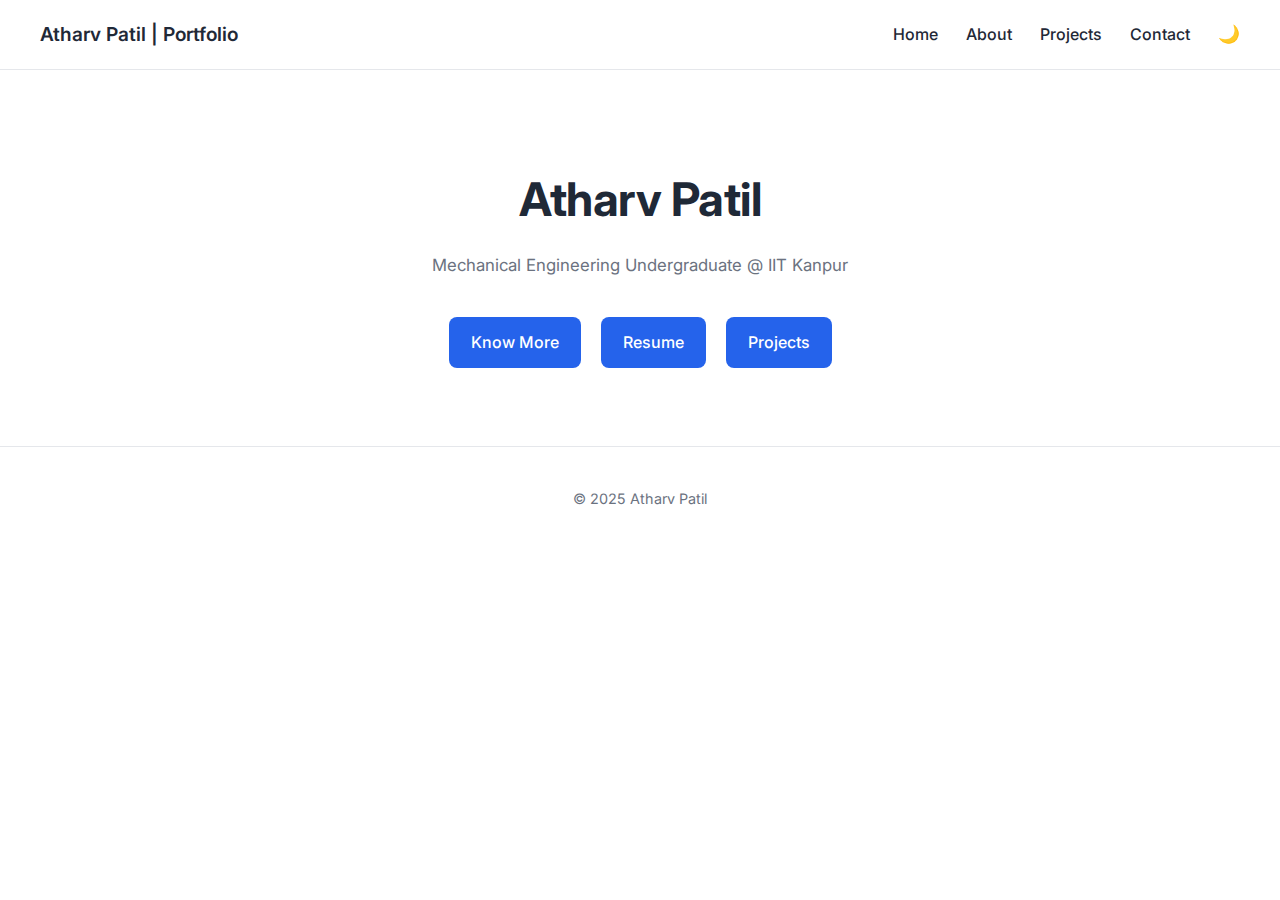
<file: index.html>
<!DOCTYPE html>
<html lang="en">
<head>
  <meta charset="UTF-8">
  <meta name="viewport" content="width=device-width, initial-scale=1.0">
  <title>Atharv Patil | Portfolio</title>
  <link rel="stylesheet" href="style.css">
  <link href="https://fonts.googleapis.com/css2?family=Inter:wght@300;400;500;600;700&display=swap" rel="stylesheet">

</head>
<body>

  <nav class="navbar">
    <h3>Atharv Patil | Portfolio</h3>
    <ul>
      <li><a href="index.html">Home</a></li>
      <li><a href="about.html">About</a></li>
      <li><a href="projects.html">Projects</a></li>
      <li><a href="contact.html">Contact</a></li>
      <li><button id="themeToggle">🌙</button></li>
    </ul>
  </nav>

  <header class="hero">
    <h1>Atharv Patil</h1>
    <p>Mechanical Engineering Undergraduate @ IIT Kanpur</p>
    <div class="hero-links">
      <a href="about.html">Know More</a>
      <a href="resume.pdf" target="_blank">Resume</a>
      <a href="projects.html">Projects</a>
    </div>
  </header>

  <footer>
    © 2025 Atharv Patil
  </footer>

  <script src="script.js"></script>
</body>
</html>
</file>
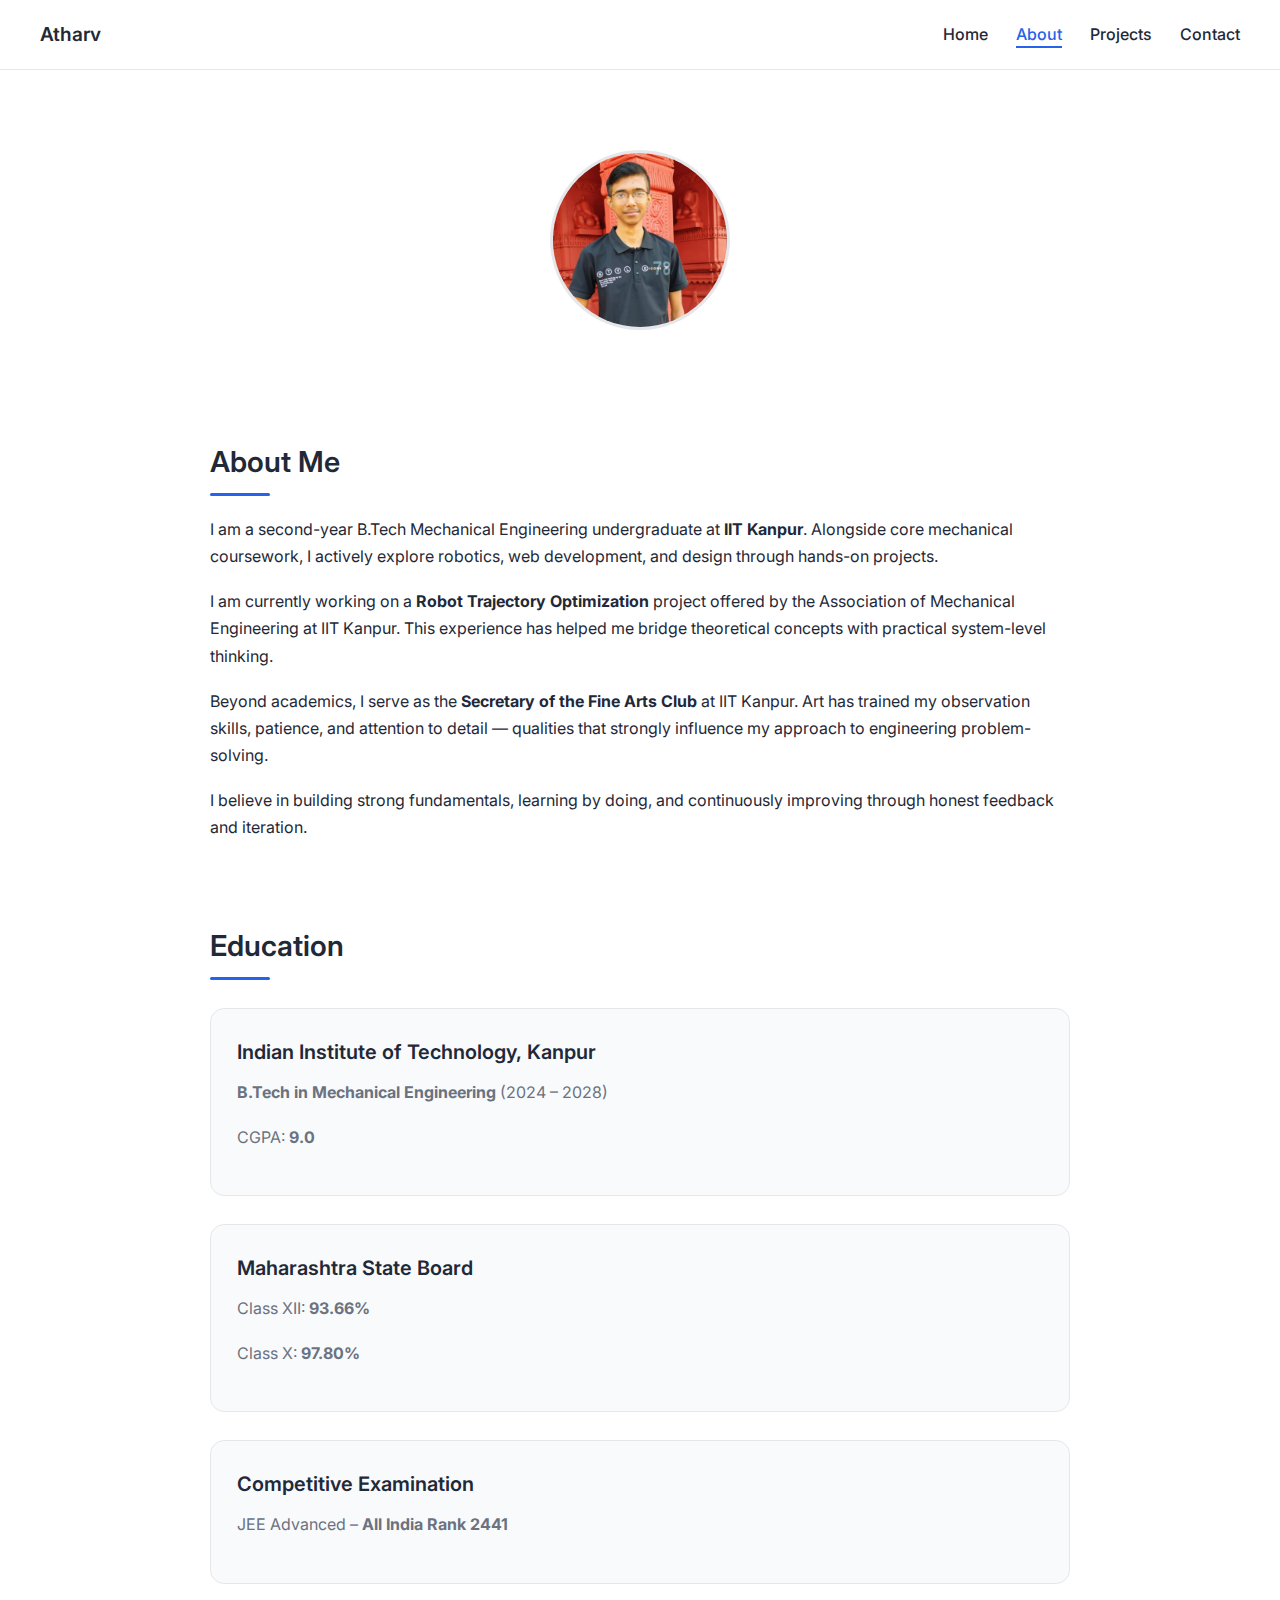
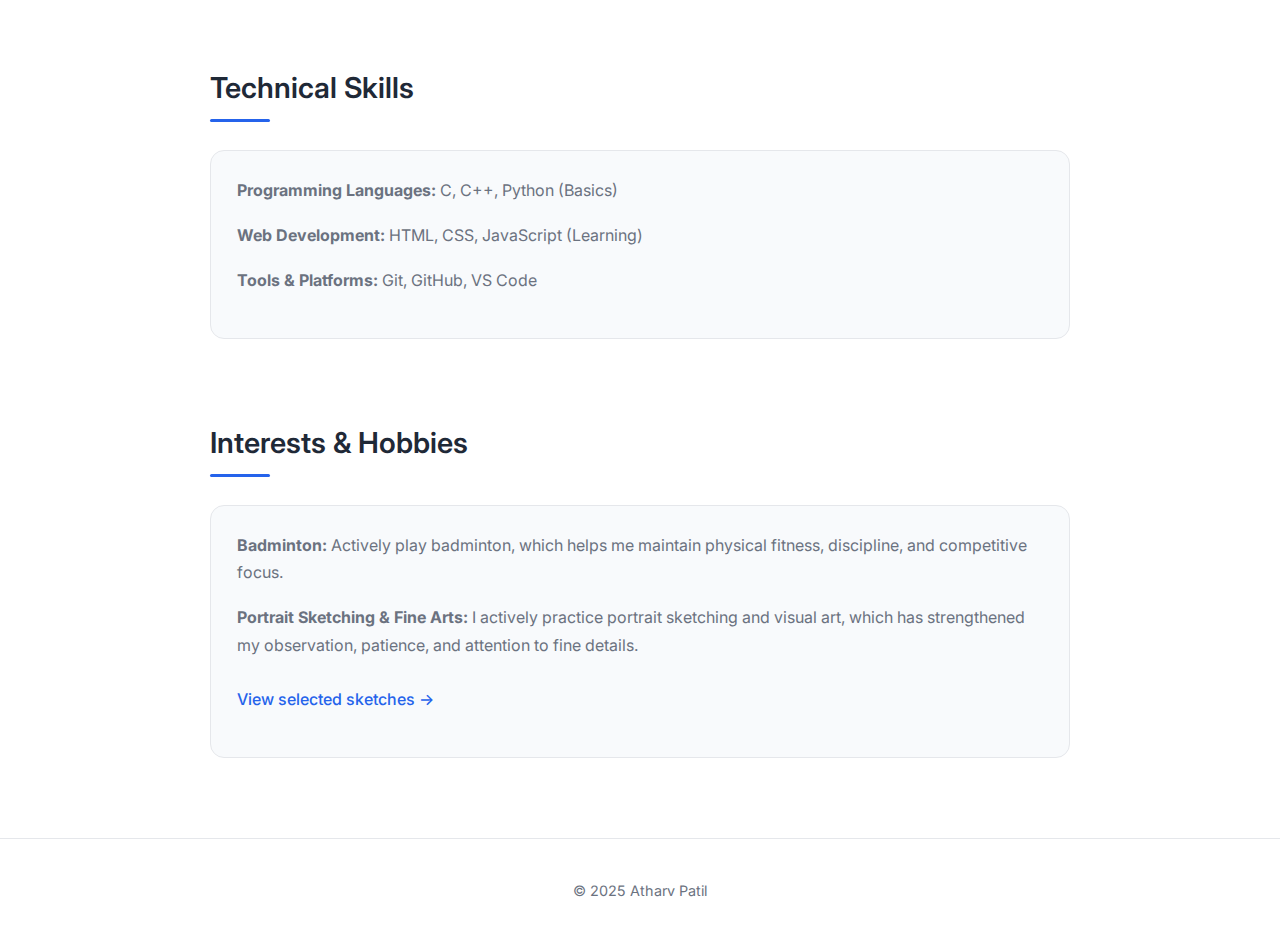
<file: about.html>
<!DOCTYPE html>
<html lang="en">
<head>
  <meta charset="UTF-8">
  <meta name="viewport" content="width=device-width, initial-scale=1.0">
  <title>About | Atharv Patil</title>
  <link rel="stylesheet" href="style.css">
  <link href="https://fonts.googleapis.com/css2?family=Inter:wght@300;400;500;600;700&display=swap" rel="stylesheet">

</head>
<body>

  <!-- NAVBAR -->
  <nav class="navbar">
    <h3>Atharv</h3>
    <ul>
      <li><a href="index.html">Home</a></li>
      <li><a href="about.html" class="active">About</a></li>
      <li><a href="projects.html">Projects</a></li>
      <li><a href="contact.html">Contact</a></li>
    </ul>
  </nav>

  <section class="section" style="text-align: center;">
  <img 
    src="assets/profile.jpeg" 
    alt="Atharv Patil" 
    style="
      width: 180px;
      height: 180px;
      object-fit: cover;
      border-radius: 50%;
      border: 3px solid var(--border);
      margin-bottom: 20px;
    "
  />
</section>


  <!-- ABOUT -->
  <section class="section">
    <h2>About Me</h2>

    <p>
      I am a second-year B.Tech Mechanical Engineering undergraduate at
      <strong>IIT Kanpur</strong>. Alongside core mechanical coursework,
      I actively explore robotics, web development, and design through
      hands-on projects.
    </p>

    <p>
      I am currently working on a <strong>Robot Trajectory Optimization</strong>
      project offered by the Association of Mechanical Engineering at IIT Kanpur.
      This experience has helped me bridge theoretical concepts with
      practical system-level thinking.
    </p>

    <p>
      Beyond academics, I serve as the <strong>Secretary of the Fine Arts Club</strong>
      at IIT Kanpur. Art has trained my observation skills, patience, and
      attention to detail — qualities that strongly influence my approach
      to engineering problem-solving.
    </p>

    <p>
      I believe in building strong fundamentals, learning by doing,
      and continuously improving through honest feedback and iteration.
    </p>
  </section>

  <!-- EDUCATION -->
  <section class="section">
    <h2>Education</h2>

    <div class="card">
      <h3>Indian Institute of Technology, Kanpur</h3>
      <p><strong>B.Tech in Mechanical Engineering</strong> (2024 – 2028)</p>
      <p>CGPA: <strong>9.0</strong></p>
    </div>

    <div class="card">
      <h3>Maharashtra State Board</h3>
      <p>Class XII: <strong>93.66%</strong></p>
      <p>Class X: <strong>97.80%</strong></p>
    </div>

    <div class="card">
      <h3>Competitive Examination</h3>
      <p>JEE Advanced – <strong>All India Rank 2441</strong></p>
    </div>
  </section>

  <!-- SKILLS -->
  <section class="section">
    <h2>Technical Skills</h2>

    <div class="card">
      <p><strong>Programming Languages:</strong> C, C++, Python (Basics)</p>
      <p><strong>Web Development:</strong> HTML, CSS, JavaScript (Learning)</p>
      <p><strong>Tools & Platforms:</strong> Git, GitHub, VS Code</p>
    </div>
  </section>

  <!-- INTERESTS & HOBBIES -->
  <section class="section">
    <h2>Interests & Hobbies</h2>

    <div class="card">
      <p>
        <strong>Badminton:</strong> Actively play badminton, which helps me
        maintain physical fitness, discipline, and competitive focus.
      </p>

      <p>
  <strong>Portrait Sketching & Fine Arts:</strong>
  I actively practice portrait sketching and visual art, which has strengthened
  my observation, patience, and attention to fine details.  
  <br><br>
  <a 
    href="https://drive.google.com/drive/folders/16Q2ZWgEtZOig4NIyxAezmA_hAy0pep2Z" 
    target="_blank"
    style="color: var(--accent); font-weight: 500;"
  >
    View selected sketches →
  </a>
</p>

    </div>
  </section>

  <!-- FOOTER -->
  <footer>
    © 2025 Atharv Patil
  </footer>
<script src="script.js"></script>
</body>
</html>
</file>
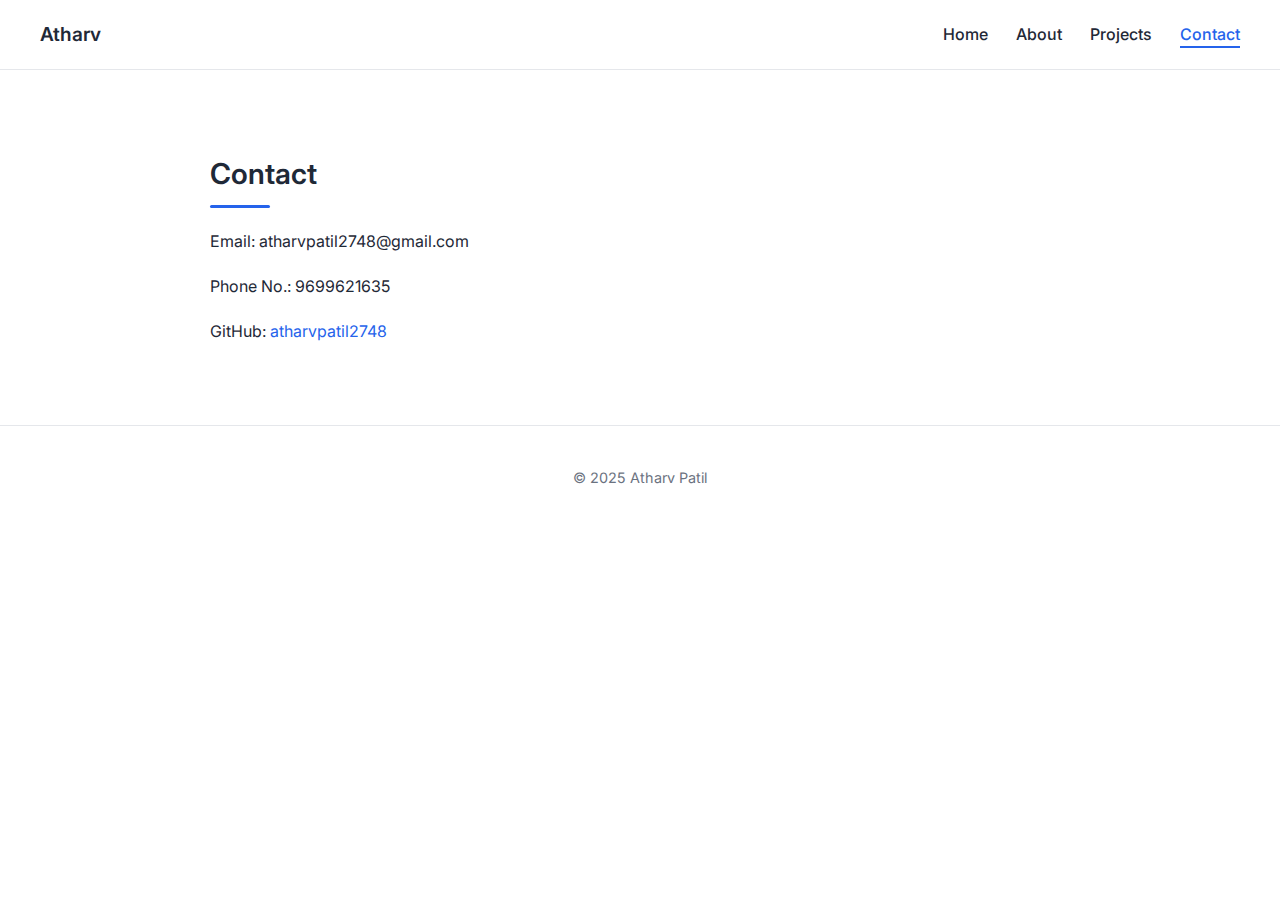
<file: contact.html>
<!DOCTYPE html>
<html lang="en">
<head>
  <meta charset="UTF-8">
  <meta name="viewport" content="width=device-width, initial-scale=1.0">
  <title>Contact | Atharv Patil</title>
  <link rel="stylesheet" href="style.css">
  <link href="https://fonts.googleapis.com/css2?family=Inter:wght@300;400;500;600;700&display=swap" rel="stylesheet">

</head>
<body>

  <nav class="navbar">
    <h3>Atharv</h3>
    <ul>
      <li><a href="index.html">Home</a></li>
      <li><a href="about.html">About</a></li>
      <li><a href="projects.html">Projects</a></li>
      <li><a href="contact.html" class="active">Contact</a></li>
    </ul>
  </nav>

  <section class="section">
    <h2>Contact</h2>
    <p>Email: atharvpatil2748@gmail.com</p>
    <p>Phone No.: 9699621635</p>
    <p>GitHub: <a href="https://github.com/atharvpatil2748" target="_blank">atharvpatil2748</a></p>
  </section>

  <footer>
    © 2025 Atharv Patil
  </footer>
<script src="script.js"></script>

</body>
</html>
</file>
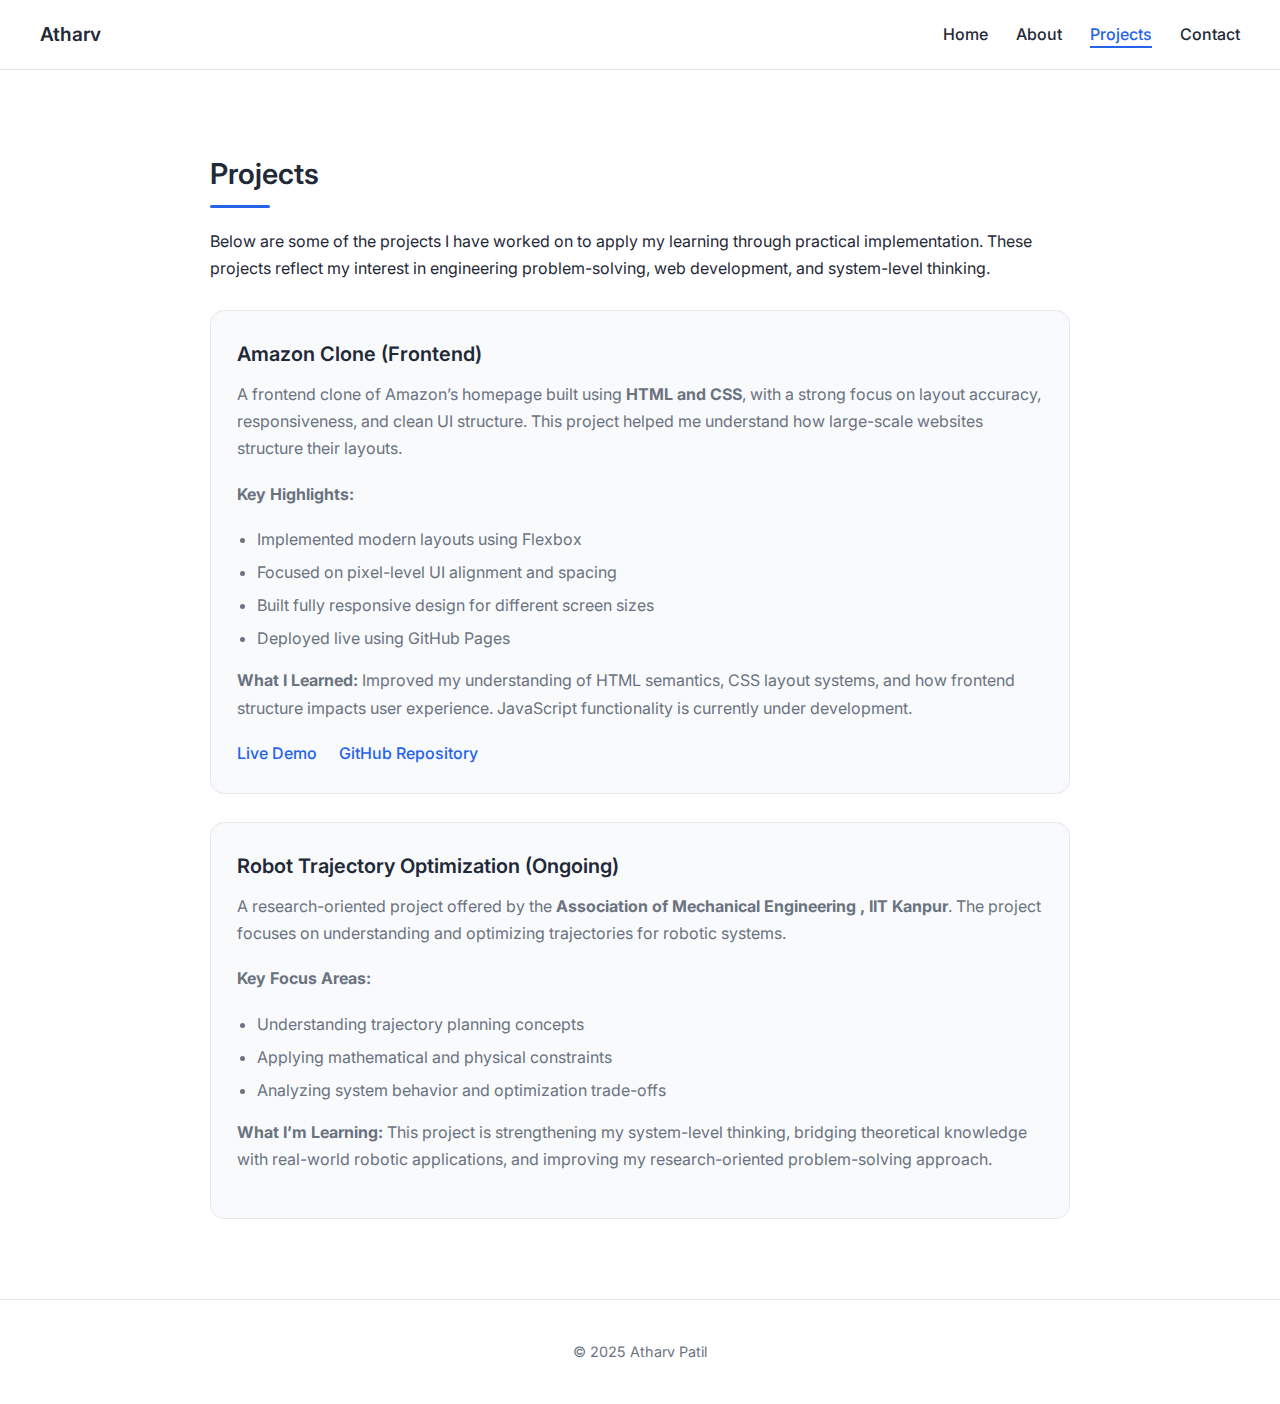
<file: projects.html>
<!DOCTYPE html>
<html lang="en">
<head>
  <meta charset="UTF-8">
  <meta name="viewport" content="width=device-width, initial-scale=1.0">
  <title>Projects | Atharv Patil</title>

  <link rel="stylesheet" href="style.css">
  <link href="https://fonts.googleapis.com/css2?family=Inter:wght@300;400;500;600;700&display=swap" rel="stylesheet">
</head>
<body>

  <!-- NAVBAR -->
  <nav class="navbar">
    <h3>Atharv</h3>
    <ul>
      <li><a href="index.html">Home</a></li>
      <li><a href="about.html">About</a></li>
      <li><a href="projects.html" class="active">Projects</a></li>
      <li><a href="contact.html">Contact</a></li>
    </ul>
  </nav>

  <!-- PROJECTS SECTION -->
  <section class="section">
    <h2>Projects</h2>

    <p>
      Below are some of the projects I have worked on to apply my learning
      through practical implementation. These projects reflect my interest
      in engineering problem-solving, web development, and system-level thinking.
    </p>

    <!-- PROJECT 1 -->
    <div class="card">
      <h3>Amazon Clone (Frontend)</h3>

      <p>
        A frontend clone of Amazon’s homepage built using <strong>HTML and CSS</strong>,
        with a strong focus on layout accuracy, responsiveness, and clean UI structure.
        This project helped me understand how large-scale websites structure their layouts.
      </p>

      <p>
        <strong>Key Highlights:</strong>
      </p>
      <ul>
        <li>Implemented modern layouts using Flexbox</li>
        <li>Focused on pixel-level UI alignment and spacing</li>
        <li>Built fully responsive design for different screen sizes</li>
        <li>Deployed live using GitHub Pages</li>
      </ul>

      <p>
        <strong>What I Learned:</strong>  
        Improved my understanding of HTML semantics, CSS layout systems,
        and how frontend structure impacts user experience.
        JavaScript functionality is currently under development.
      </p>

      <div class="card-links">
        <a href="https://atharvpatil2748.github.io/Amazon-clone/" target="_blank">Live Demo</a>
        <a href="https://github.com/atharvpatil2748/Amazon-clone" target="_blank">GitHub Repository</a>
      </div>
    </div>

    <!-- PROJECT 2 -->
    <div class="card">
      <h3>Robot Trajectory Optimization (Ongoing)</h3>

      <p>
        A research-oriented project offered by the
        <strong>Association of Mechanical Engineering , IIT Kanpur</strong>.
        The project focuses on understanding and optimizing trajectories
        for robotic systems.
      </p>

      <p>
        <strong>Key Focus Areas:</strong>
      </p>
      <ul>
        <li>Understanding trajectory planning concepts</li>
        <li>Applying mathematical and physical constraints</li>
        <li>Analyzing system behavior and optimization trade-offs</li>
      </ul>

      <p>
        <strong>What I’m Learning:</strong>  
        This project is strengthening my system-level thinking,
        bridging theoretical knowledge with real-world robotic applications,
        and improving my research-oriented problem-solving approach.
      </p>
    </div>

  </section>

  <!-- FOOTER -->
  <footer>
    © 2025 Atharv Patil
  </footer>
<script src="script.js"></script>

</body>
</html>
</file>
<file: style.css>
:root {
  --bg: #ffffff;
  --text: #1f2937;
  --muted: #6b7280;
  --accent: #2563eb;
  --accent-soft: #e0e7ff;
  --card: #f8fafc;
  --border: #e5e7eb;
}

.dark {
  --bg: #0f172a;
  --text: #e5e7eb;
  --muted: #9ca3af;
  --card: #1e293b;
  --border: #334155;
  --accent-soft: #1e3a8a;
}

/* RESET */
* {
  margin: 0;
  padding: 0;
  box-sizing: border-box;
}

html {
  scroll-behavior: smooth;
}

body {
  font-family: 'Inter', system-ui, sans-serif;
  background: var(--bg);
  color: var(--text);
  line-height: 1.7;
  transition: background 0.3s, color 0.3s;
}

/* NAVBAR */
.navbar {
  display: flex;
  justify-content: space-between;
  align-items: center;
  padding: 18px 40px;
  border-bottom: 1px solid var(--border);
  position: sticky;
  top: 0;
  background: var(--bg);
  z-index: 10;
}

.navbar h3 {
  font-size: 1.2rem;
  font-weight: 600;
}

.navbar ul {
  display: flex;
  gap: 28px;
  list-style: none;
  align-items: center;
}

.navbar a {
  text-decoration: none;
  color: var(--text);
  font-weight: 500;
  position: relative;
}

.navbar a::after {
  content: "";
  position: absolute;
  width: 0;
  height: 2px;
  bottom: -4px;
  left: 0;
  background: var(--accent);
  transition: 0.3s;
}

.navbar a:hover::after,
.navbar .active::after {
  width: 100%;
}

.navbar .active {
  color: var(--accent);
}

/* HERO */
.hero {
  max-width: 900px;
  margin: 90px auto 70px;
  padding: 0 20px;
  text-align: center;
}

.hero h1 {
  font-size: 2.9rem;
  font-weight: 700;
  letter-spacing: -0.5px;
}

.hero p {
  margin-top: 12px;
  font-size: 1.05rem;
  color: var(--muted);
}

.hero-links {
  margin-top: 30px;
}

.hero-links a {
  display: inline-block;
  margin: 8px;
  padding: 12px 22px;
  border-radius: 8px;
  background: var(--accent);
  color: #fff;
  text-decoration: none;
  font-weight: 500;
  transition: transform 0.2s, box-shadow 0.2s;
}

.hero-links a:hover {
  transform: translateY(-2px);
  box-shadow: 0 6px 18px rgba(37, 99, 235, 0.25);
}

/* SECTIONS */
.section {
  max-width: 900px;
  margin: 80px auto;
  padding: 0 20px;
}

.section h2 {
  font-size: 1.8rem;
  font-weight: 600;
  margin-bottom: 20px;
  position: relative;
}

.section h2::after {
  content: "";
  display: block;
  width: 60px;
  height: 3px;
  background: var(--accent);
  margin-top: 6px;
  border-radius: 2px;
}

.section p {
  margin-bottom: 18px;
  color: var(--text);
}

/* CARDS (PROJECTS) */
.card {
  background: var(--card);
  padding: 26px;
  border-radius: 14px;
  border: 1px solid var(--border);
  margin-top: 28px;
  transition: transform 0.2s, box-shadow 0.2s;
}

.card:hover {
  transform: translateY(-4px);
  box-shadow: 0 10px 25px rgba(0, 0, 0, 0.08);
}

.card h3 {
  font-size: 1.25rem;
  font-weight: 600;
  margin-bottom: 10px;
}

.card p {
  color: var(--muted);
}

.card-links {
  margin-top: 15px;
}

.card-links a {
  margin-right: 18px;
  text-decoration: none;
  font-weight: 500;
  color: var(--accent);
}

.card-links a:hover {
  text-decoration: underline;
}

/* CONTACT LINKS */
.section a {
  color: var(--accent);
  text-decoration: none;
}

.section a:hover {
  text-decoration: underline;
}

/* FOOTER */
footer {
  text-align: center;
  padding: 40px 20px;
  border-top: 1px solid var(--border);
  color: var(--muted);
  font-size: 0.9rem;
}

/* BUTTON (THEME TOGGLE) */
button {
  background: none;
  border: none;
  cursor: pointer;
  font-size: 1.1rem;
}

/* RESPONSIVE */
@media (max-width: 768px) {
  .navbar {
    padding: 15px 20px;
  }

  .navbar ul {
    gap: 18px;
  }

  .hero h1 {
    font-size: 2.3rem;
  }

  .section {
    margin: 60px auto;
  }
}

.section ul {
  margin: 10px 0 15px 20px;
  color: var(--muted);
}

.section ul li {
  margin-bottom: 6px;
}
</file>
